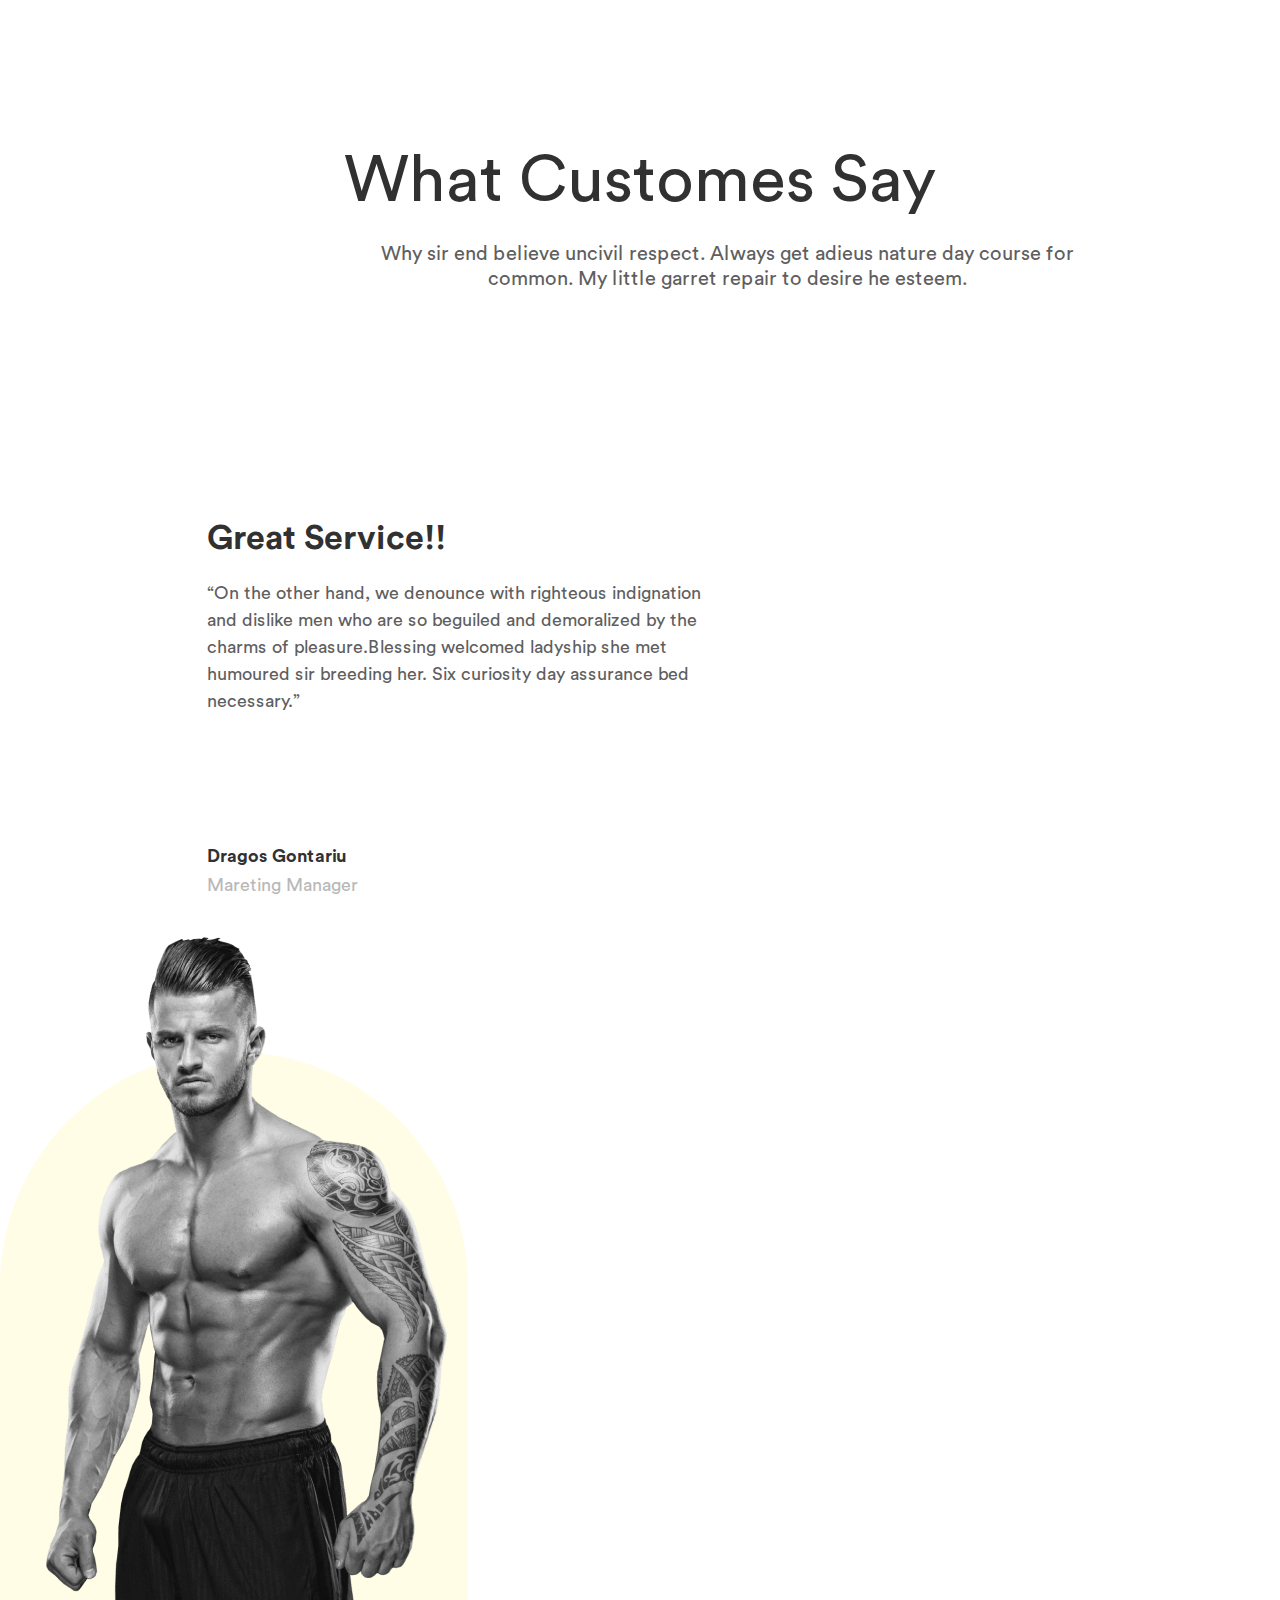
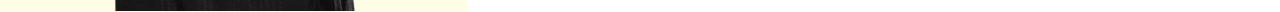
<file: index.html>
<!DOCTYPE html>
<html lang="en">

<head>
   <meta charset="UTF-8">
   <meta http-equiv="X-UA-Compatible" content="IE=edge">
   <meta name="viewport" content="width=device-width, initial-scale=1.0">
   <link rel="stylesheet" href="css/null.css">
   <link rel="stylesheet" href="css/style.css">
   <title>Maket Figma</title>
</head>

<body>
   <div class="wrapper">
      <header>
         <h1>What Customes Say</h1>
         <nav>
            <p class="section-1">Why sir end believe uncivil respect. Always get adieus nature day course for common. My
               little garret repair to desire he esteem.</p>
         </nav>
      </header>
      <main>
         <p class="section-3">Great Service!!</p>
         <p class="section-4">“On the other hand, we denounce with righteous indignation and dislike men who are so
            beguiled and demoralized by the charms of pleasure.Blessing welcomed ladyship she met humoured sir breeding
            her. Six curiosity day assurance bed necessary.”</p>
         <p class="section-5"> Dragos Gontariu</p>
         <p class="section-6">Mareting Manager</p>
         <img src="image/Image.png" alt="man">
      </main>
      <footer></footer>
   </div>
</body>

</html>
</file>
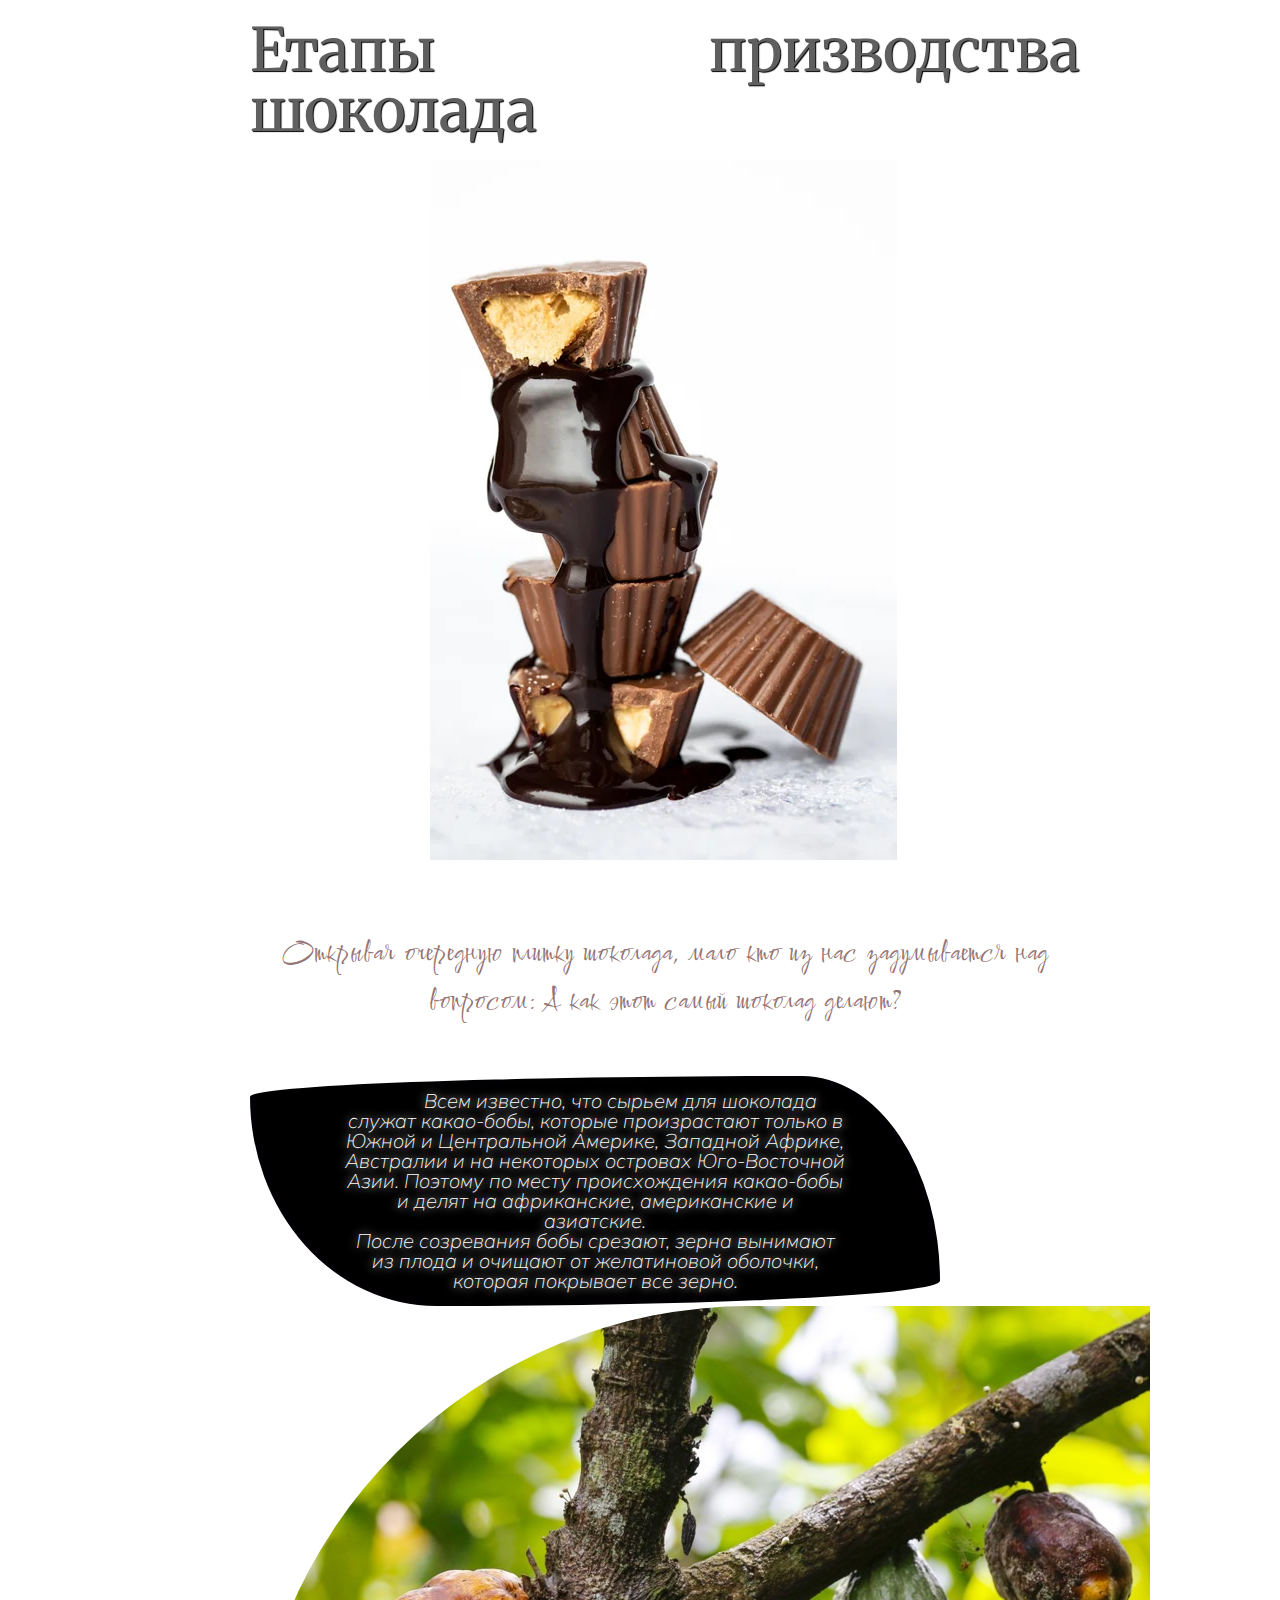
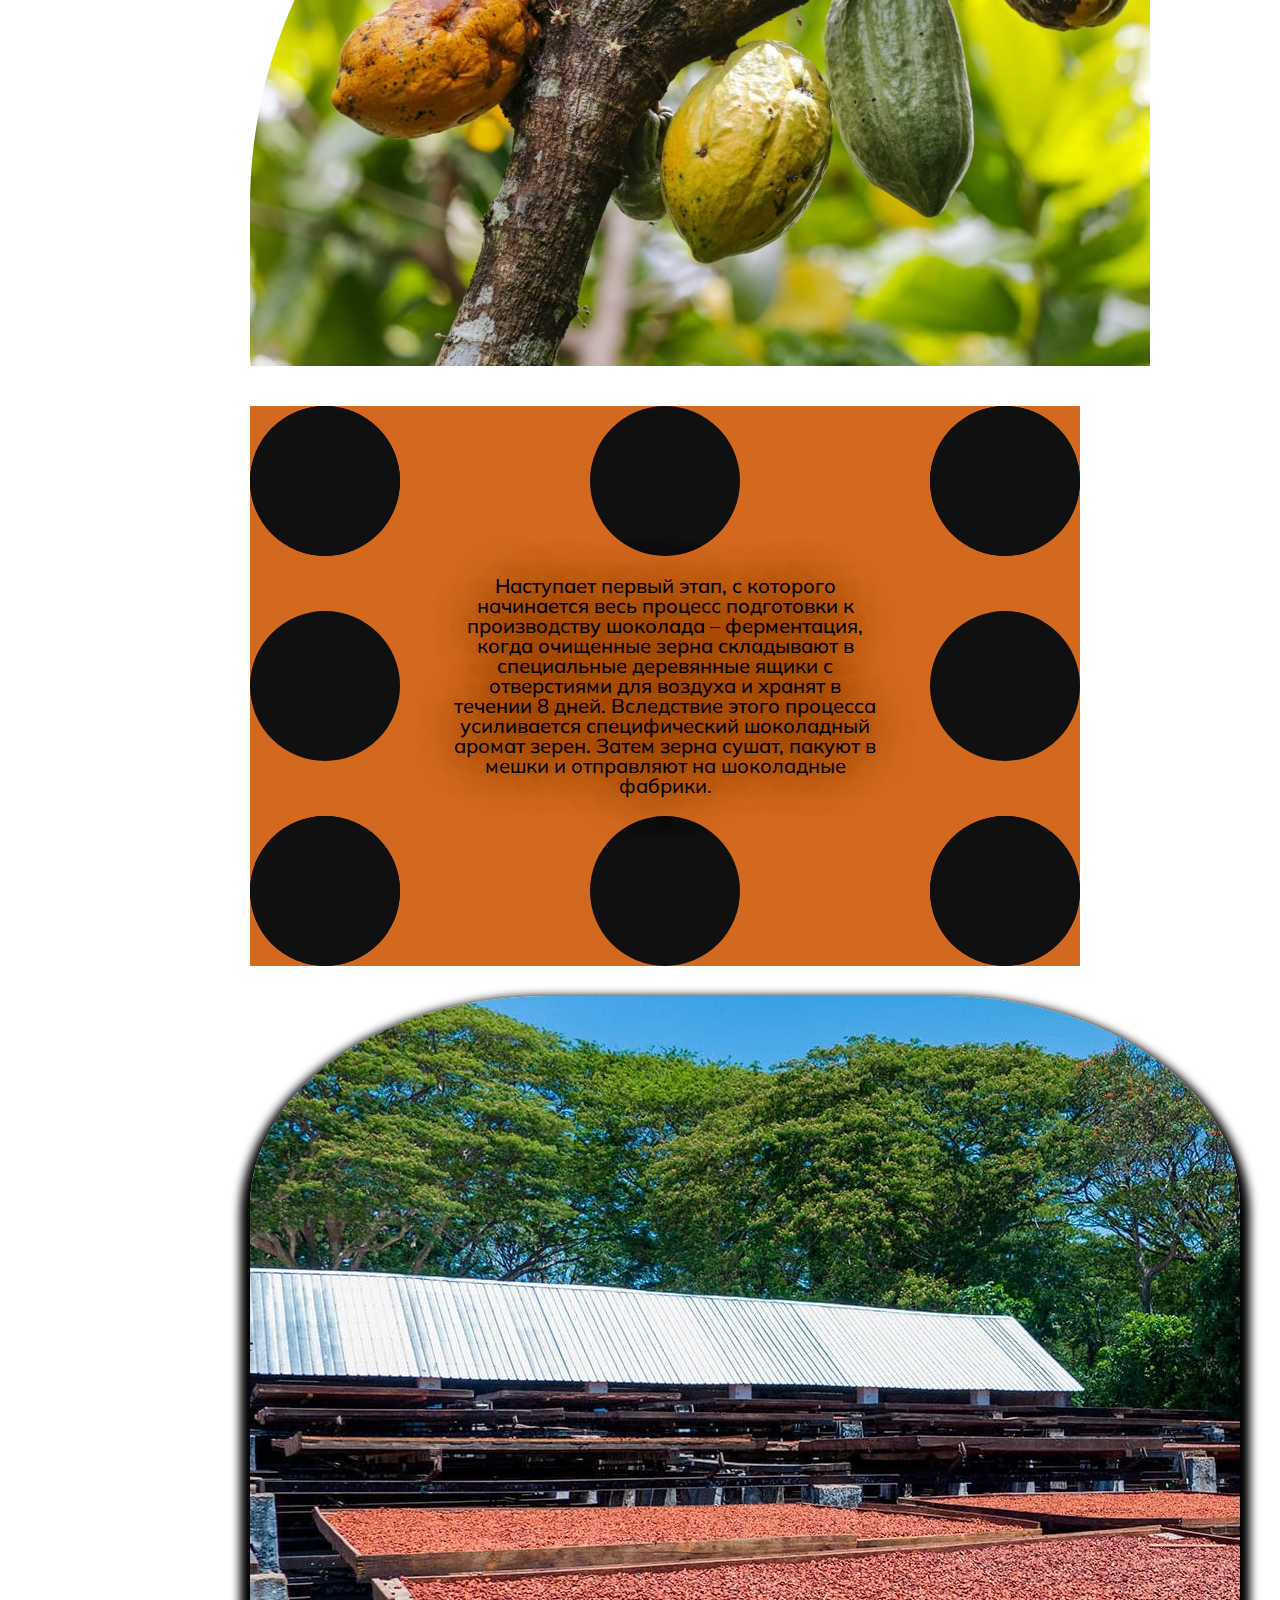
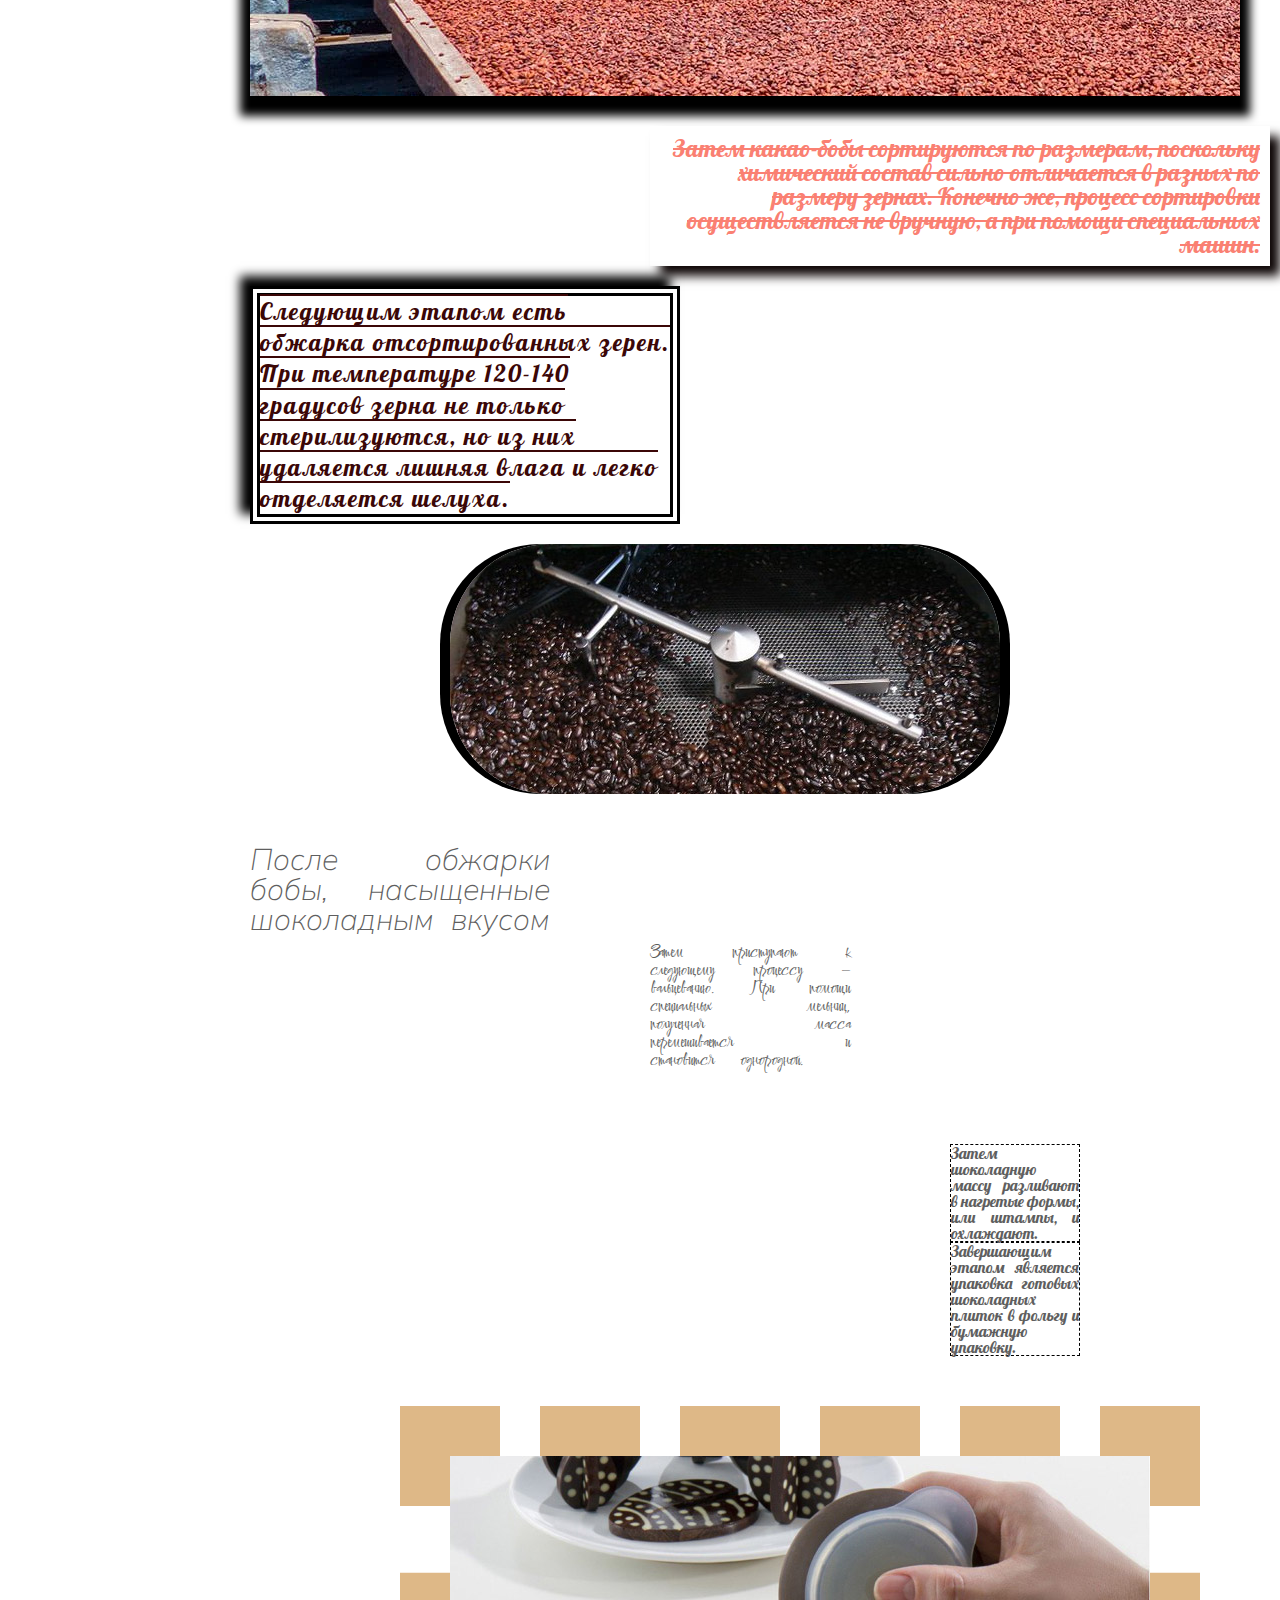
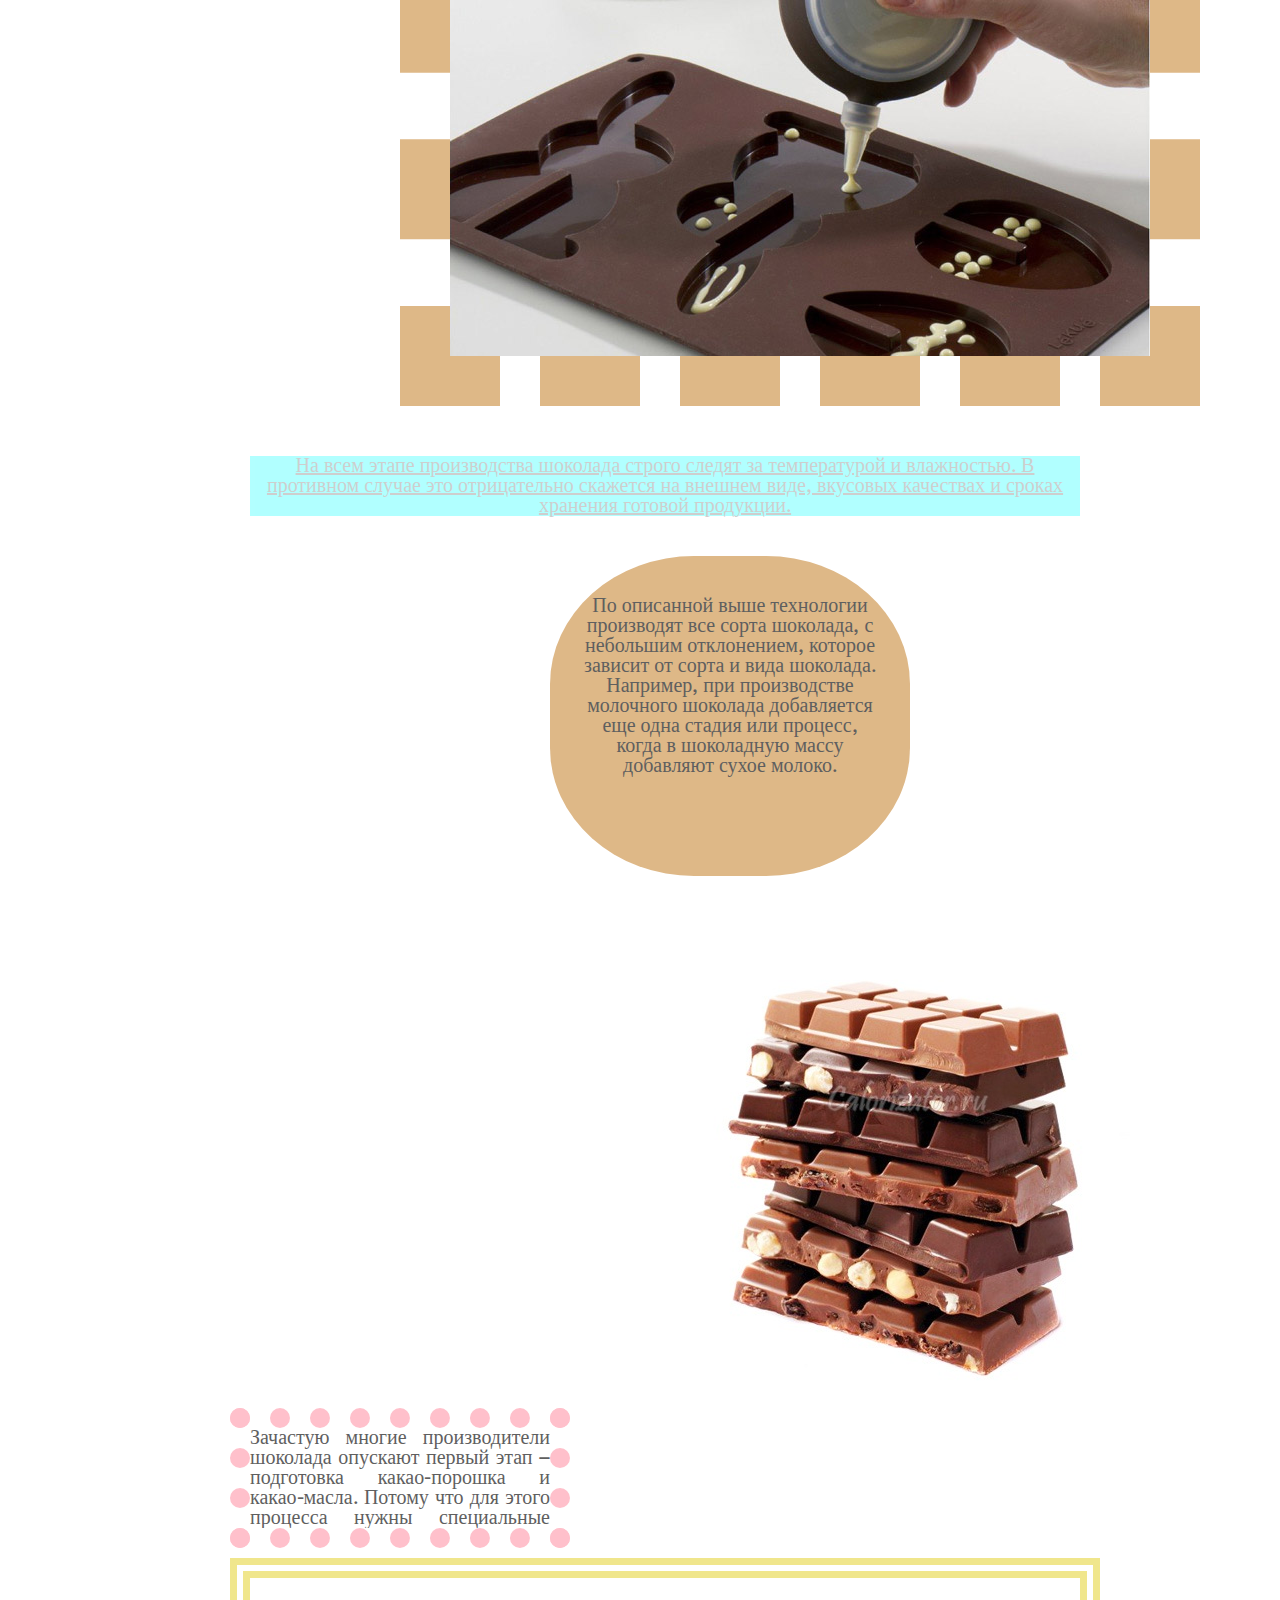
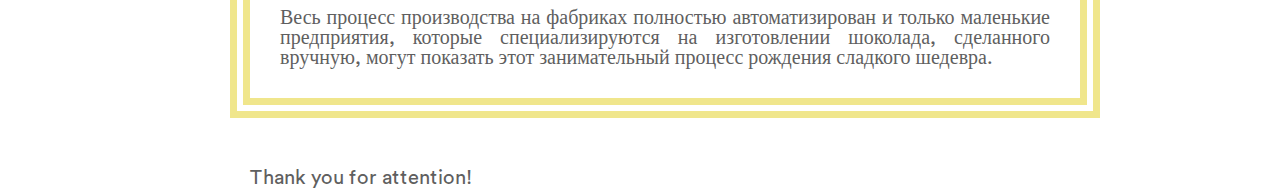
<file: article.html>
<!DOCTYPE html>
<html lang="ru">

<head>
   <meta charset="UTF-8">
   <meta http-equiv="X-UA-Compatible" content="IE=edge">
   <meta name="viewport" content="width=device-width, initial-scale=1.0">
   <link rel="stylesheet" href="css/null.css">
   <link rel="stylesheet" href="css/style.css">
   <title>Шоколадная страничка</title>
</head>

<body>
   <div class="wrapper page">
      <header class="header"> Етапы призводства шоколада
         <nav></nav>
      </header>
      <main>
         <div class="chocolate"><img src="image/chocolate-photography-2.peg.webp" alt="шоколад"></div>

         <p class="text">Открывая очередную плитку шоколада, мало кто из нас задумывается над вопросом: А как этот самый
            шоколад делают?</p>
         <p class="text-1">Всем известно, что сырьем для шоколада служат какао-бобы, которые произрастают только в Южной
            и Центральной Америке, Западной Африке, Австралии и на некоторых островах Юго-Восточной Азии. Поэтому по
            месту происхождения какао-бобы и делят на африканские, американские и азиатские. <br> После созревания бобы
            срезают, зерна вынимают из плода и очищают от желатиновой оболочки, которая покрывает все зерно.</p>
         <div class="bean">
            <img src="image/5c50501ec7024.jpeg" alt="beans">
         </div>
         <p class="text-2">Наступает первый этап, с которого начинается весь процесс подготовки к производству шоколада
            – ферментация, когда очищенные зерна складывают в специальные деревянные ящики с отверстиями для воздуха и
            хранят в течении 8 дней. Вследствие этого процесса усиливается специфический шоколадный аромат зерен. Затем
            зерна сушат, пакуют в мешки и отправляют на шоколадные фабрики.</p>
         <div class="fermentation">
            <img src="image/eeb4993840f7b4552bbcc93ca720a63d.webp" alt="fermentation">
         </div>
         <p class="text-3">Затем какао-бобы сортируются по размерам, поскольку химический состав сильно отличается в
            разных по размеру зернах. Конечно же, процесс сортировки осуществляется не вручную, а при помощи специальных
            машин.</p>
         <p class="text-4">Следующим этапом есть обжарка отсортированных зерен. При температуре 120-140 градусов зерна
            не только стерилизуются, но из них удаляется лишняя влага и легко отделяется шелуха.</p>

         <div class="fry"><img src="image/fry.jpeg" alt="fry"></div>

         <p class="text-5">После обжарки бобы, насыщенные шоколадным вкусом и запахом, разламывают, измельчают и дробят,
            в результате получается неоднородная масса, в которую на этом этапе добавляют сахар, ароматизаторы и
            масло-какао</p>
         <p class="text-6">Затем приступают к следующему процессу – вальцеванию. При помощи специальных мельниц,
            полученная масса перемешивается и становится однородной.</p>
         <p class="text-7">Затем шоколадную массу разливают в нагретые формы, или штампы, и охлаждают.</p>
         <p class="text-7">Завершающим этапом является упаковка готовых шоколадных плиток в фольгу и бумажную упаковку.
         </p>

         <div class="form"><img src="image/ащкьы.jpeg" alt="form"></div>

         <p class="text-8">На всем этапе производства шоколада строго следят за температурой и влажностью. В противном
            случае это отрицательно скажется на внешнем виде, вкусовых качествах и сроках хранения готовой продукции.
         </p>
         <p class="text-9">По описанной выше технологии производят все сорта шоколада, с небольшим отклонением, которое
            зависит от сорта и вида шоколада. Например, при производстве молочного шоколада добавляется еще одна стадия
            или процесс, когда в шоколадную массу добавляют сухое молоко.</p>

         <div class="choko"><img src="image/choko.jpeg" alt="choko"></div>

         <p class="text-10">Зачастую многие производители шоколада опускают первый этап – подготовка какао-порошка и
            какао-масла. Потому что для этого процесса нужны специальные производственные мощности, поэтому более мелким
            производителям шоколада выгоднее покупать уже готовые составляющие.</p>
         <p class="text-11">Весь процесс производства на фабриках полностью автоматизирован и только маленькие
            предприятия, которые специализируются на изготовлении шоколада, сделанного вручную, могут показать этот
            занимательный процесс рождения сладкого шедевра.</p>
      </main>
      <footer> Thank you for attention! </footer>
   </div>
</body>

</html>
</file>
<file: css/null.css>
/* Обнуляющий стиль */
*,
*::before,
*::after {
   margin: 0;
   padding: 0;
   border: 0;
}
li {
   list-style: none;
}
a {
   color: inherit;
}
a,
a:visited {
   text-decoration: none;
}
a:hover {
   text-decoration: none;
}
h1,
h2,
h3,
h4,
h5,
h6 {
   font-weight: inherit;
   font-size: inherit;
}
img {
   vertical-align: top;
}

body,
html {
   height: 100%;
   line-height: 1;
}
</file>
<file: css/style.css>
/* .wrapper{
   height: 100%;
   overflow: hidden;
} */

@import url('https://fonts.googleapis.com/css2?family=Merriweather:ital,wght@1,900&display=swap');
@import url('https://fonts.googleapis.com/css2?family=Comforter&display=swap');
@import url('https://fonts.googleapis.com/css2?family=Mulish:ital,wght@0,400;1,200&display=swap');
@import url('https://fonts.googleapis.com/css2?family=Lobster&display=swap');

@font-face {
   font-family: "Circular Std";
   src: url(../fonts/CircularStd-Book.woff) format(woff), url(../fonts/CircularStd-Book.woff2) format(woff2);
   font-weight: 400;
   font-style: normal;
   font-display: swap;
}
@font-face {
   font-family: "Circular Std";
   src: url(../fonts/CircularStd-Bold.woff) format(woff), url(../fonts/CircularStd-Bold.woff2) format(woff2);
   font-weight: 700;
   font-style: normal;
   font-display: swap;
   
}
body{
   max-width: 1440px;
   margin: 0px auto;
   margin: 0px auto 20px;
   font-family: "Circular Std";
   font-weight: 400;
   font-style: normal;
   font-size: 20px;
   color: #5F5F5F;
}

h1{
font-size: 65px;
line-height: 1.26;
text-align: center;
color: #313131;
margin: 140px 0px 20px 0px ;
}
.section-1{
   line-height: 1.26;
   text-align: center;
   margin-bottom: 224px;
   margin-left: 352px;
   width: 750px;
   text-align: center;
}

.section-3{
   font-family: "Circular Std";
   font-weight: 700;
   font-style: normal;
   font-size: 34px;
   line-height: 1.3;
   color: #313131;
   margin-left: 207px;
}

.section-4{
   font-size: 18px;
   line-height: 1.5;
   margin: 20px 0px;
   margin-left: 207px;
   width: 508px;
   height: 140px;
}
.section-5{
   margin: 125px auto 5px 207px;
   font-family: "Circular Std";
   font-weight: 700;
   font-style: normal;
   font-size: 18px;
   line-height: 1.3;
   color: #313131;
}
.section-6{
   margin-left: 207px;
   margin-bottom: 40px;
   font-size: 18px;
   line-height: 1.26;
   color: #B8B8B8;
}

.page{
   margin-left: 250px;
   margin-right: 200px;
   text-align: justify;
}
.header{
   font-family: 'Merriweather', serif;
   font-style: normal;
   font-weight: 400;
   font-size: 60px;
   text-shadow: 1px 1px 1px#000;
   margin: 20px auto;

}
.text{
   font-family: "Comforter";
   font-style: normal;
   font-weight: 400;
   font-size: 30px;
   margin: 50px auto;
   text-align: center;
   line-height: 1.6;
   letter-spacing: 1px;
   color: rgba(102, 54, 54, 0.705);
}

.chocolate{
   display: block;
   margin-left: 180px;
   margin-bottom: 70px;
}
.text-1{
   font-family: "Mulish";
   font-style: italic;
   font-weight: 200;
   font-size: 20px;
   color: rgb(255, 255, 255);
   border: 5px solid rgb(2, 0, 3);
   background-color: black;
   border-radius: 80% 20% 73% 27% / 9% 89% 11% 91% ;
   overflow: hidden;
   width: 500px;
   text-indent: 10%;
   padding: 10px 90px 10px 90px;
   text-align: center;
   text-shadow: 0px 0px 10px rgb(255, 255, 255);
}

.bean{
   display: block;
   width: 900px;
   height: 700px;
   border-radius: 500px 0px 0px 50px;
   overflow: hidden;
}

.text-2{
   color: rgb(0, 0, 0);
   background-color: chocolate;
   border: 150px dotted rgb(17, 16, 16);
   font-family: "Mulish";
   font-style: normal;
   font-weight: 500;
   text-align: center;
   padding: 20px 50px;
   text-shadow: 0px 0px 50px rgba(0, 0, 0, 0.767);
}
.fermentation{
   display: block;
   width: 990px;
   height: 700px;
   overflow: hidden;
   margin: 30px 0px;
   border-radius: 30% 30% 0px 0px;
   box-shadow:0px 10px 10px 10px rgb(0, 0, 0);
}
.text-3{
font-family: "Lobster";
font-style: normal;
font-weight: normal;
font-size: 24px;
color: salmon;
margin-left: 400px;
border: 10px double white;
box-shadow: 10px 10px 10px rgb(15, 7, 7);
text-align: right;
width: 600px;
text-decoration: line-through;
}

.text-4{
   font-family: "Lobster";
   font-style: normal;
   font-weight: normal;
   font-size: 24px;
   color: rgb(59, 7, 7);
   margin: 20px 400px 20px 0px ;
   border: 10px double rgb(0, 0, 0);
   box-shadow: -10px -10px 10px#000;
   text-align: left;
   line-height: 1.3;
   letter-spacing: 2px;
   text-decoration: overline;
}

.fry{
   display: block;
   width: 550px;
   height: 250px;
   margin-bottom: 50px;
   margin-left: 200px;
   border-radius: 100px 100px 100px ;
   overflow: hidden;
   box-shadow: 10px 0px 0px #000 , -10px 0px 0px #000;
}

.text-5{
   font-family: "Mulish";
   font-style: italic;
   font-weight: 200;
   font-size: 30px;
   width: 300px;
   height: 100px;
   overflow: scroll;
}

.text-6{
   font-family: "Comforter";
   font-style: normal;
   font-weight: 400;
   font-size: 18px;
   width: 200px;
   height: 200px;
   margin-left: 400px;
   word-spacing: 20px;
}

.text-7{
   font-family: "Lobster" ;
   font-style: normal;
   font-weight: normal;
   font-size: 16px;
   margin-left: 700px;
   border: 1px dashed rgb(0, 0, 0);
}

.form{
   display: block;
   margin: 100px 200px;
   width: 700px;
   height: 500px;
   outline: 50px dashed burlywood; 
   overflow: hidden;
}

.text-8{
   background-color: cyan;
   opacity: 0.3;
   text-decoration: underline;
   text-align: center;
}

.text-9{
   background-color: burlywood;
   width: 300px;
   height: 250px;
   border-radius: 40%;
   overflow: hidden;
   margin-left: 300px;
   padding: 40px 30px 30px 30px;
   text-align: center;
   margin-top: 40px;
   margin-bottom: 40px;
}

.choko{
   display:block;
   margin-left: 400px;
}

.text-10{
   width: 300px;
   height:100px;
   outline: 20px dotted pink;
   overflow: scroll;
}

.text-11{
   outline: 20px double khaki;
   margin-top: 50px;
   margin-bottom: 70px;
   padding:30px;
}
</file>
